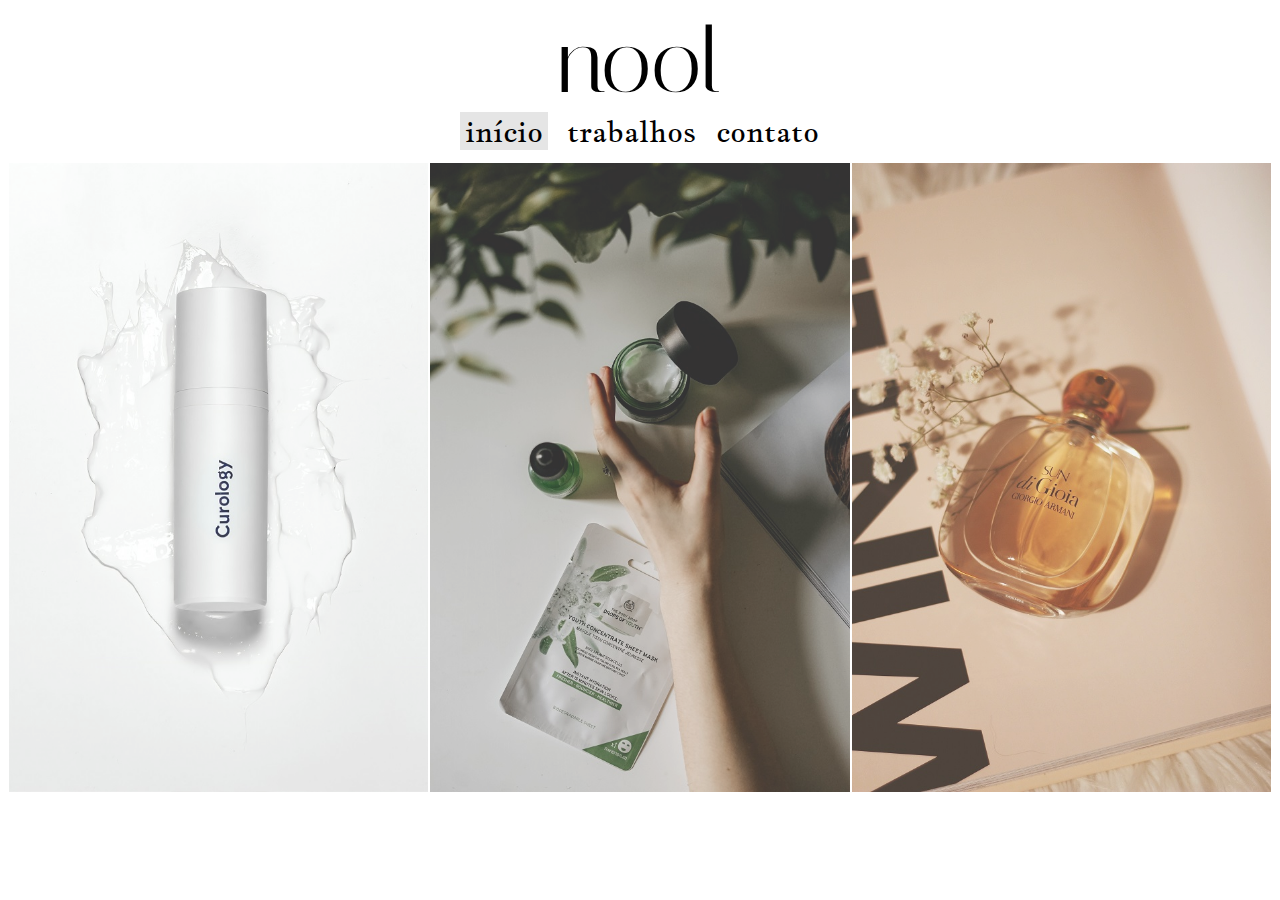
<file: nool/index.html>
<html>
<head>

  <style>
    @import url('https://fonts.googleapis.com/css2?family=Italiana&family=Jacques+Francois&display=swap');
    </style>

<title>Nool</title>
<link rel="stylesheet" href="estilo.css">
<link rel="shortcut icon" href="nool.ico" type="image/x-icon">
</head>
<body>

<p class="title"> <a href="index.html"> nool </a> </p>


<table class= "center">
<tr>
<td> <a id="inicio" href="index.html"> início</a> </td>
<td class= "nav"> <a href="trabalhos.html"> trabalhos </a> </td>
<td class = "nav"> <a href= "/trabalhos.html#contact"> contato </a> </td>
</tr>
</table>



<table class="banners"> 
    <td><a href="#"><img src="img/curology.jpg"></a></td> 

    <td><a href="#"><img src="img/body_shop.jpg"></a></td>

    <td><a href="#"><img src="img/armani.jpg"/></a> </td> 
</table>



</html>
</file>
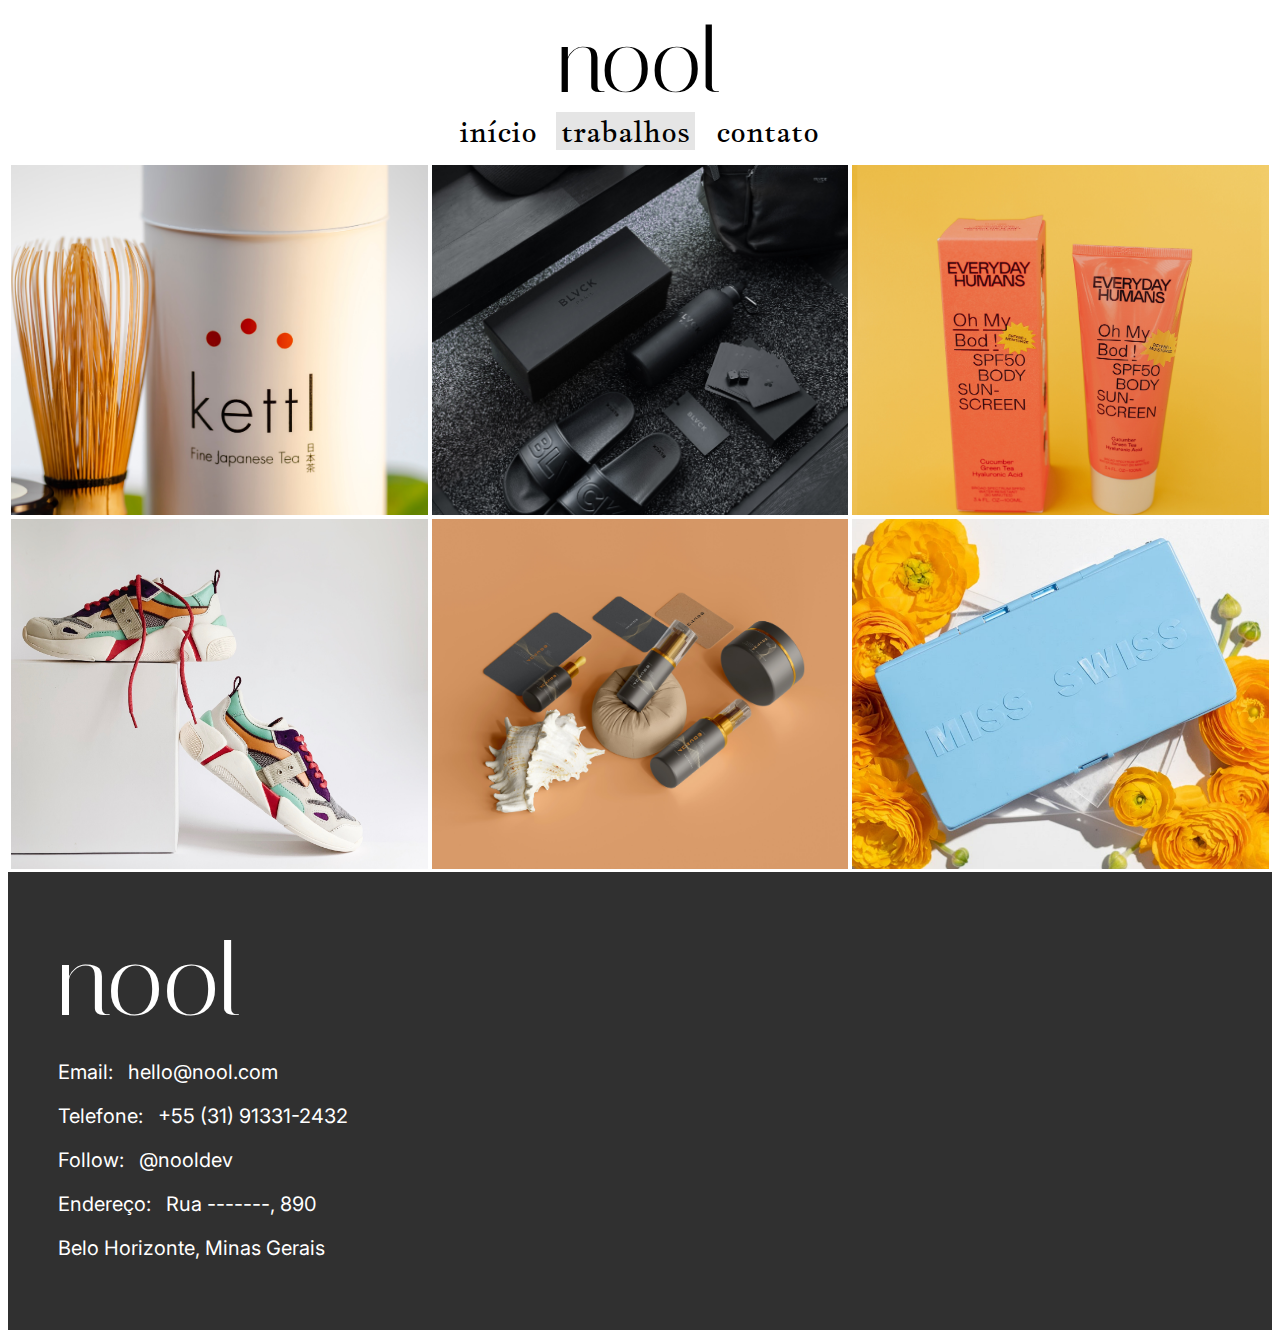
<file: nool/trabalhos.html>
<html>
<head> 
<title> Nool </title>
<link rel="stylesheet" href="trabalhos.css">
<link rel="shortcut icon" href="nool.ico" type="image/x-icon">

<style>
    @import url('https://fonts.googleapis.com/css2?family=Inter:wght@100;400;600&family=Italiana&family=Jacques+Francois&display=swap');
    </style>

</head>

<body>
<table class= "center">

    <p class="title"> <a href="index.html"> nool </a> </p> 

<tr>
<td class="nav"> <a href="index.html"> início</a> </td>
<td> <a id="trabalhos" href="trabalhos.html"> trabalhos </a> </td>
<td class="nav"> <a href="#contact"> contato </a> </td>
</tr>
</table>


<table class= "works" >
<tr>
<td> <img src= "img/kettl.jpg" class = "works"> </td>
<td> <img src= "img/blvck.jpg" class="works"> </td>
<td> <img src= "img/creme_amarelo.jpg" class="works"> </td>
</tr>
<tr>
<td><img src= "img/tenis.jpg" class= "works"> </td>
<td><img src= "img/fossil-marca.jpg" class= "works"> </td>
<td><img src= "img/miss-swiss.jpg" class= "works"> </td>
</tr>
</table>

<table class= "description" >
    <tr>
    <td id="kettl"> Kettl </td>
    <td id="blvck"> BLVCK </td>
    <td id="eh"> Everyday <br> Humans </td>
    </tr>
    <tr>
    <td id="sneakers"> Sneakers </td>
    <td id="skincare"> Skin Products </td>
    <td id="ms"> Miss Swiss </td>
    </tr>
    </table>

<div id= "contact">
    nool  
<p> Email: &nbsp hello@nool.com </p>
<p> Telefone: &nbsp +55 (31) 91331-2432 </p>
<p> Follow: &nbsp @nooldev </p>
<p> Endereço: &nbsp Rua -------, 890 </p> 
<p>Belo Horizonte, Minas Gerais</p>
</div>


</body>
</html>
</file>
<file: nool/estilo.css>
.center {
  float: center;
  margin-top: -6rem;
  margin-left: auto;
  margin-right: auto;
  text-align: center;
  font-family: "Jacques Francois", sans-serif;
  font-size: 30px;
  width: 30%;
  background-color: white;
  margin-bottom: 0.7%;
}

.title {
    font-family: "Italiana", sans-serif;
    text-align: center;
    font-size: 90px;

}

.nav td {
  padding: 5px 15px;
}

a {
  color: black;
  text-decoration: none;
 }


.banners{
  border-collapse: collapse;
  display: inline-block;
  width: 100%;

}

.banners td {
  margin: 0px;
  overflow: hidden;

}


img {
    max-width: 100%;
    object-fit: cover;
    opacity: 0.8;
    transition: all .4s ease-in-out;
}

.banners img:hover {
    transform: scale(1.2);
    opacity: 1;
    background-color: black;
}

#inicio {
  background-color: rgba(0, 0, 0, 0.1);
  padding: 0px 5px;

}

.nav:hover {
  background-color: rgba(0, 0, 0, 0.1);
  padding: 0px 5px;
}

.nav {
  transition: all .3s ease-in-out;
}
</file>
<file: nool/trabalhos.css>
html {
    scroll-behavior: smooth;
}


.center {
    float: center;
    margin-top: -6rem;
    margin-left: auto;
    margin-right: auto;
    text-align: center;
    font-family: "Jacques Francois", sans-serif;
    font-size: 30px;
    width: 30%;
    background-color: white;
    margin-bottom: 0.7%;
  }
  
  .title {
      font-family: "Italiana", sans-serif;
      text-align: center;
      font-size: 90px;
  
  }

  .nav td {
    padding: 5px 15px;
  }


  
  a {
    color: black;
    text-decoration: none;
   }


 
  
  
  a {
   color: black
  }
  
  
  .works {
    margin-left: auto;
    margin-right: auto;
    max-width: 100%;
    height: 350px;
    width: 2100px;
  }

.description{
    position: absolute;
    margin-top: -44.2rem;
    left: 5px;
    right: 5px;
    color: white;

 }

 .description td {
        height: 350px;
        width: 680px;
        text-align: center;
        font-family: "Inter", sans-serif;
        font-size: 50px;
        font-weight: 600;

 }


.description td {
    opacity: 0;

}

.description td:hover {
    transition: opacity 0.3s ease-in-out;
    opacity: 1;
    background-color: rgba(0, 0, 0, 0.6);

}


  
  img {
      max-width: 100%;
      object-fit: cover;
  }
  
  #trabalhos {
    background-color: rgba(0, 0, 0, 0.1);
    padding: 0px 5px;

  }

  .nav:hover {
    background-color: rgba(0, 0, 0, 0.1);
    padding: 0px 5px;
  }
  
  .nav {
    transition: transform .3s ease-in-out;
  }
  
  #contact {
    font-family: "Italiana", sans-serif;
    font-size: 100px;
    background-color: #303030;
    color: white; 
    padding: 50px; 
  }

  #contact p {
    font-size: 20px;
    font-weight: 400px;
    font-family: "Inter", sans-serif;
    margin-bottom: 20px;

  }
</file>
